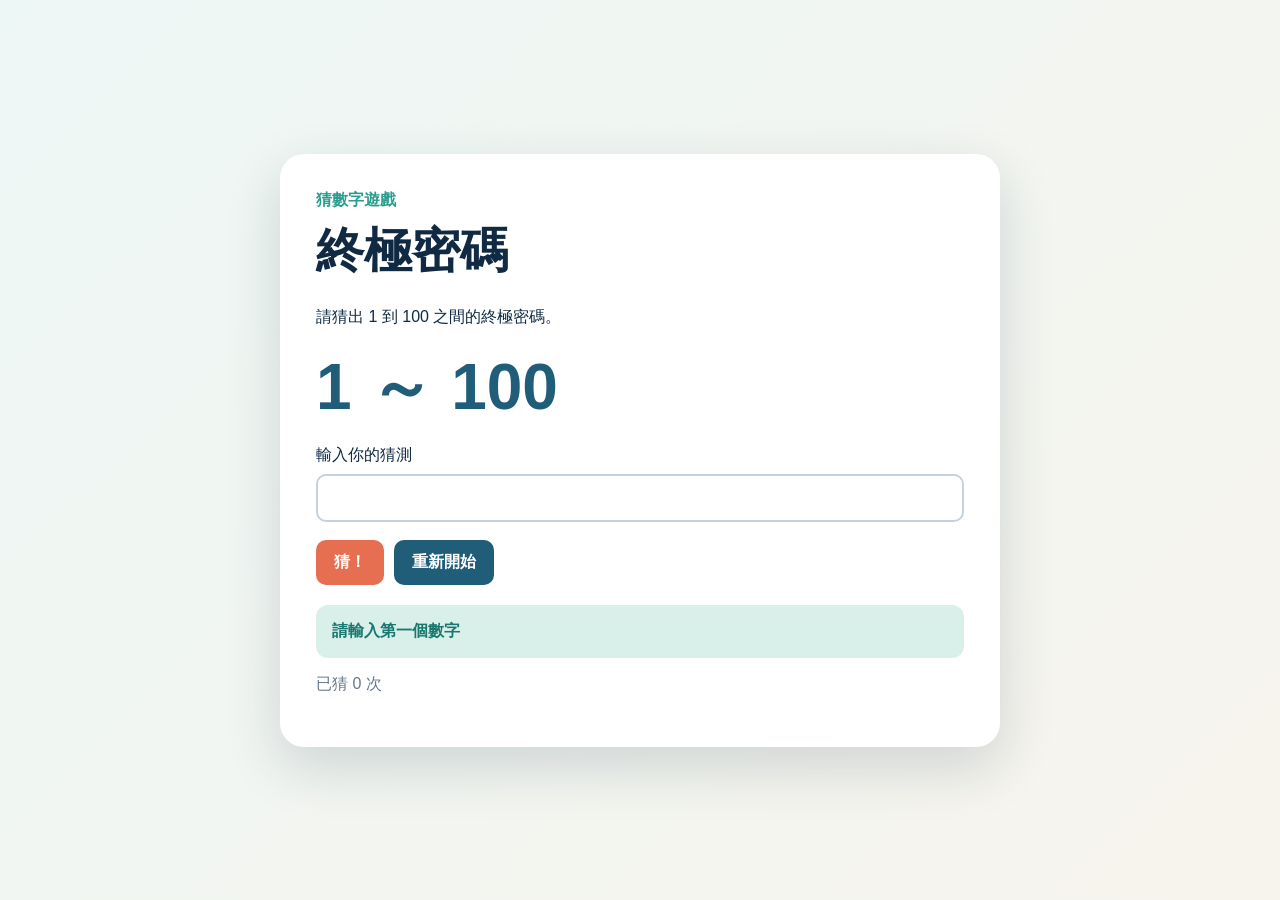
<file: index.html>
<!DOCTYPE html>
<html lang="zh-Hant">
<head>
  <meta charset="UTF-8">
  <meta name="viewport" content="width=device-width, initial-scale=1.0">
  <title>終極密碼</title>
  <link rel="stylesheet" href="style.css">
  <script src="script.js?v=2" defer></script>
</head>

<body class="game-page">

 <main class="app">
  <p class="eyebrow">猜數字遊戲</p>
  <h1>終極密碼</h1>
  <p>請猜出 1 到 100 之間的終極密碼。</p>

  <p id="range" class="range" aria-live="polite">1 ～ 100</p>

  <div class="field">
    <label for="guess">輸入你的猜測</label>
    <input id="guess" type="number" min="1" max="100" step="1" inputmode="numeric">
  </div>

  <div class="button-row">
    <button id="guess-button" type="button">猜！</button>
    <button id="reset-button" class="secondary" type="button">重新開始</button>
  </div>

  <p id="message" class="message" role="status" aria-live="polite">請輸入第一個數字</p>
  <p id="attempts" class="stats">已猜 0 次</p>
</main>

</body>
</html>
</file>
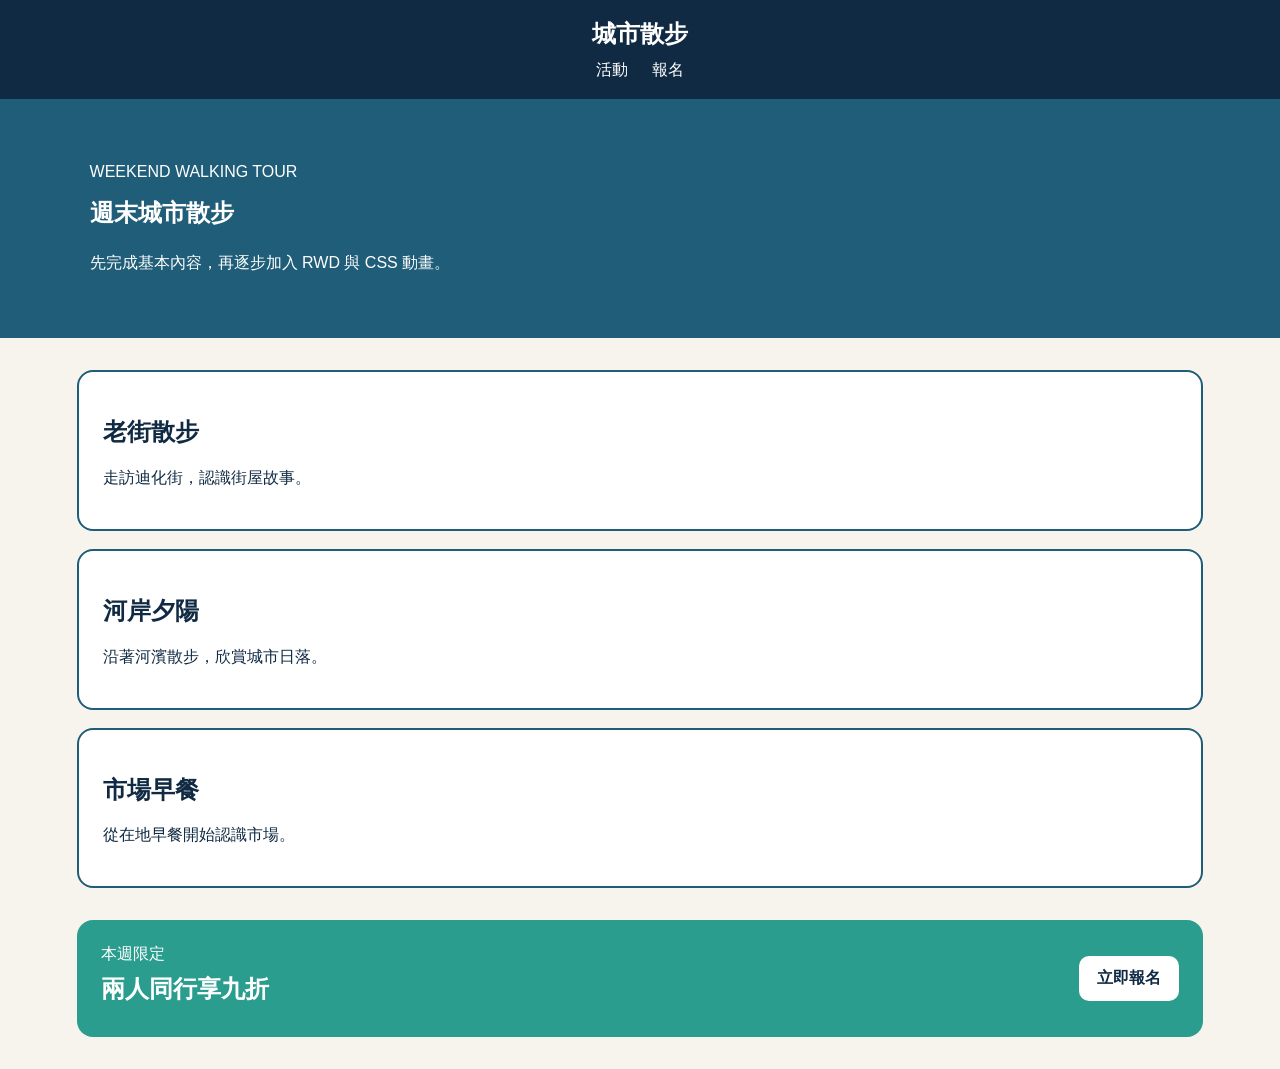
<file: 1029.html>
<!doctype html>

<html lang="zh-Hant">


<head>

  <meta charset="UTF-8">

  <!-- 任務 1 會在這裡加入 viewport -->

  <title>W07 基本網頁</title>

  <link rel="stylesheet" href="style.css">

</head>


<body class="walking-page">


  <!-- ======================================== -->
  <!-- header 開始                             -->
  <!-- ======================================== -->


  <header class="site-header">

    <a class="logo" href="#">城市散步</a>

    <nav class="site-nav">

      <a href="#events">活動</a>

      <a href="#signup">報名</a>

    </nav>

  </header>


  <!-- header 結束 -->



  <main>


    <!-- hero 開始 -->


    <section class="hero">

      <div class="hero-content">

        <p>WEEKEND WALKING TOUR</p>

        <h1>週末城市散步</h1>

        <p>先完成基本內容，再逐步加入 RWD 與 CSS 動畫。</p>

      </div>

    </section>


    <!-- hero 結束 -->



    <!-- event-list 開始 -->


    <section id="events" class="event-list">

      <article class="event-card">

        <h2>老街散步</h2>

        <p>走訪迪化街，認識街屋故事。</p>

      </article>


      <article class="event-card">

        <h2>河岸夕陽</h2>

        <p>沿著河濱散步，欣賞城市日落。</p>

      </article>


      <article class="event-card">

        <h2>市場早餐</h2>

        <p>從在地早餐開始認識市場。</p>

      </article>

    </section>
<aside class="promo-banner">
  <div>
    <p>本週限定</p>
    <h2>兩人同行享九折</h2>
  </div>
  <a href="#signup">立即報名</a>
</aside>


    <!-- event-list 結束 -->


  </main>


</body>


</html>
</file>
<file: style.css>
:root {
  --navy: #102a43;
  --blue: #1f5d78;
  --teal: #2a9d8f;
  --coral: #e76f51;
  --cream: #f7f4ed;
  --mint: #d9efea;
}

* { box-sizing: border-box; }

body {
  margin: 0;
  font-family: "Microsoft JhengHei", sans-serif;
  color: var(--navy);
  background: linear-gradient(135deg, #edf7f5, var(--cream));
}

.game-page {
  min-height: 100vh;
  display: grid;
  place-items: center;
  padding: 24px;
}

.walking-page {
  min-height: 100vh;
  background: var(--cream);
}

.site-header {
  padding: 18px 7%;
  text-align: center;
  background: var(--navy);
}

.logo,
.site-nav a {
  color: white;
  text-decoration: none;
}

.logo {
  display: block;
  margin-bottom: 10px;
  font-size: 24px;
  font-weight: bold;
}

.site-nav a {
  margin: 0 10px;
}

.hero {
  padding: 48px 7%;
  color: white;
  background: var(--blue);
}

.hero h1 {
  margin: 0 0 24px;
}

.event-list {
  width: 88%;
  margin: 32px auto;
}

.event-card {
  margin-bottom: 18px;
  padding: 24px;
  border: 2px solid var(--blue);
  border-radius: 16px;
  background: white;
  transition: transform 0.25s, box-shadow 0.25s;
}

.event-card:hover {
  transform: translateY(-8px);
  box-shadow: 0 14px 28px rgba(16, 42, 67, 0.18);
}

.promo-banner {
  display: flex;
  align-items: center;
  justify-content: space-between;
  gap: 20px;
  margin: 32px auto;
  padding: 24px;
  width: 88%;
  border-radius: 16px;
  color: white;
  background: var(--teal);
}

.promo-banner p,
.promo-banner h2 {
  margin: 0 0 8px;
}

.promo-banner a {
  flex: 0 0 auto;
  padding: 12px 18px;
  border-radius: 10px;
  color: var(--navy);
  background: white;
  font-weight: 700;
  text-decoration: none;
}

button, input { font: inherit; }
.app {
  width: min(720px, 100%);
  padding: 36px;
  background: white;
  border-radius: 24px;
  box-shadow: 0 20px 55px rgba(16, 42, 67, 0.16);
}

.eyebrow {
  margin: 0 0 8px;
  color: var(--teal);
  font-weight: 700;
}

.game-page h1 { margin: 0 0 24px; font-size: clamp(32px, 6vw, 48px); }
.field { display: grid; gap: 8px; }
.number-grid {
  display: grid;
  grid-template-columns: 1fr 1fr;
  gap: 16px;
}
.button-row {
  display: flex;
  gap: 10px;
  flex-wrap: wrap;
  margin-top: 18px;
}
input {
  width: 100%; padding: 13px 15px;
  border: 2px solid #c5d2dc; border-radius: 10px;
}
input:focus {
  outline: 3px solid rgba(42, 157, 143, 0.2);
  border-color: var(--teal);
}

button {
  padding: 12px 18px; border: 0; border-radius: 10px;
  color: white; background: var(--coral);
  cursor: pointer; font-weight: 700;
}
button.secondary { background: var(--blue); }
button:hover { transform: translateY(-2px); }
button:disabled { opacity: 0.45; cursor: not-allowed; }

.range {
  margin: 14px 0; color: var(--blue);
  font-size: clamp(38px, 8vw, 64px); font-weight: 800;
}
.message {
  margin-top: 20px; padding: 16px; border-radius: 12px;
  background: var(--mint); color: #18786f; font-weight: 700;
}
.message.error { color: #a62c21; background: #fde4df; }
.stats { margin-top: 14px; color: #66788a; }
</file>
